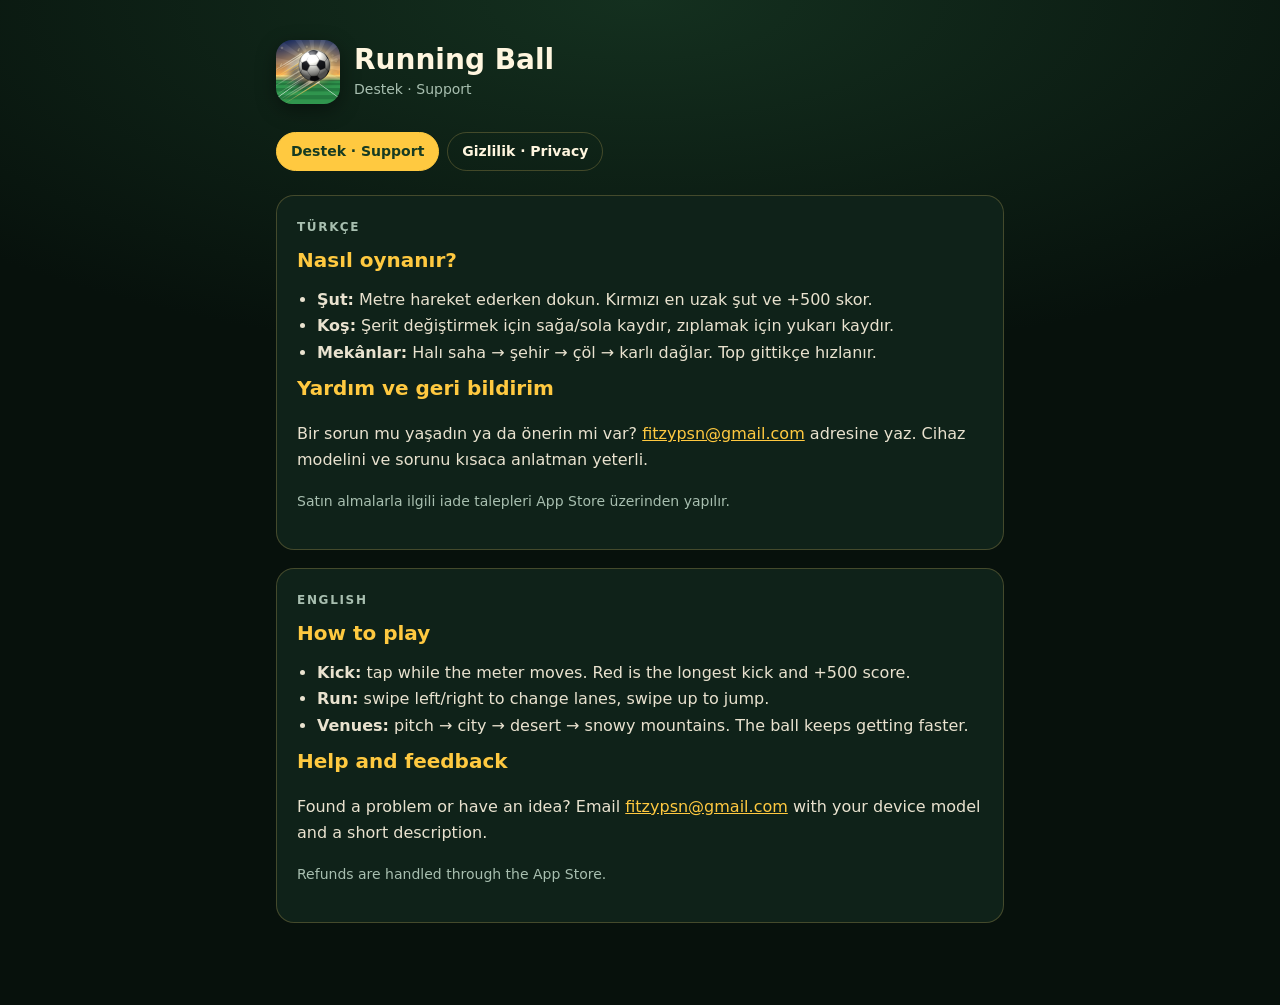
<file: index.html>
<!doctype html>
<html lang="tr"><head><meta charset="utf-8"><meta name="viewport" content="width=device-width,initial-scale=1">
<title>Running Ball – Destek / Support</title><link rel="stylesheet" href="style.css"><link rel="icon" href="icon.png"></head>
<body><main>
<header><img src="icon.png" alt=""><div><h1>Running Ball</h1><p>Destek · Support</p></div></header>
<nav><a class="on" href="index.html">Destek · Support</a><a href="privacy.html">Gizlilik · Privacy</a></nav>
<section>
<p class="lang">TÜRKÇE</p>
<h2>Nasıl oynanır?</h2>
<ul><li><b>Şut:</b> Metre hareket ederken dokun. Kırmızı en uzak şut ve +500 skor.</li>
<li><b>Koş:</b> Şerit değiştirmek için sağa/sola kaydır, zıplamak için yukarı kaydır.</li>
<li><b>Mekânlar:</b> Halı saha → şehir → çöl → karlı dağlar. Top gittikçe hızlanır.</li></ul>
<h2>Yardım ve geri bildirim</h2>
<p>Bir sorun mu yaşadın ya da önerin mi var? <a href="mailto:fitzypsn@gmail.com?subject=Running%20Ball">fitzypsn@gmail.com</a> adresine yaz. Cihaz modelini ve sorunu kısaca anlatman yeterli.</p>
<p class="muted">Satın almalarla ilgili iade talepleri App Store üzerinden yapılır.</p>
</section>
<section>
<p class="lang">ENGLISH</p>
<h2>How to play</h2>
<ul><li><b>Kick:</b> tap while the meter moves. Red is the longest kick and +500 score.</li>
<li><b>Run:</b> swipe left/right to change lanes, swipe up to jump.</li>
<li><b>Venues:</b> pitch → city → desert → snowy mountains. The ball keeps getting faster.</li></ul>
<h2>Help and feedback</h2>
<p>Found a problem or have an idea? Email <a href="mailto:fitzypsn@gmail.com?subject=Running%20Ball">fitzypsn@gmail.com</a> with your device model and a short description.</p>
<p class="muted">Refunds are handled through the App Store.</p>
</section>
</main></body></html>
</file>
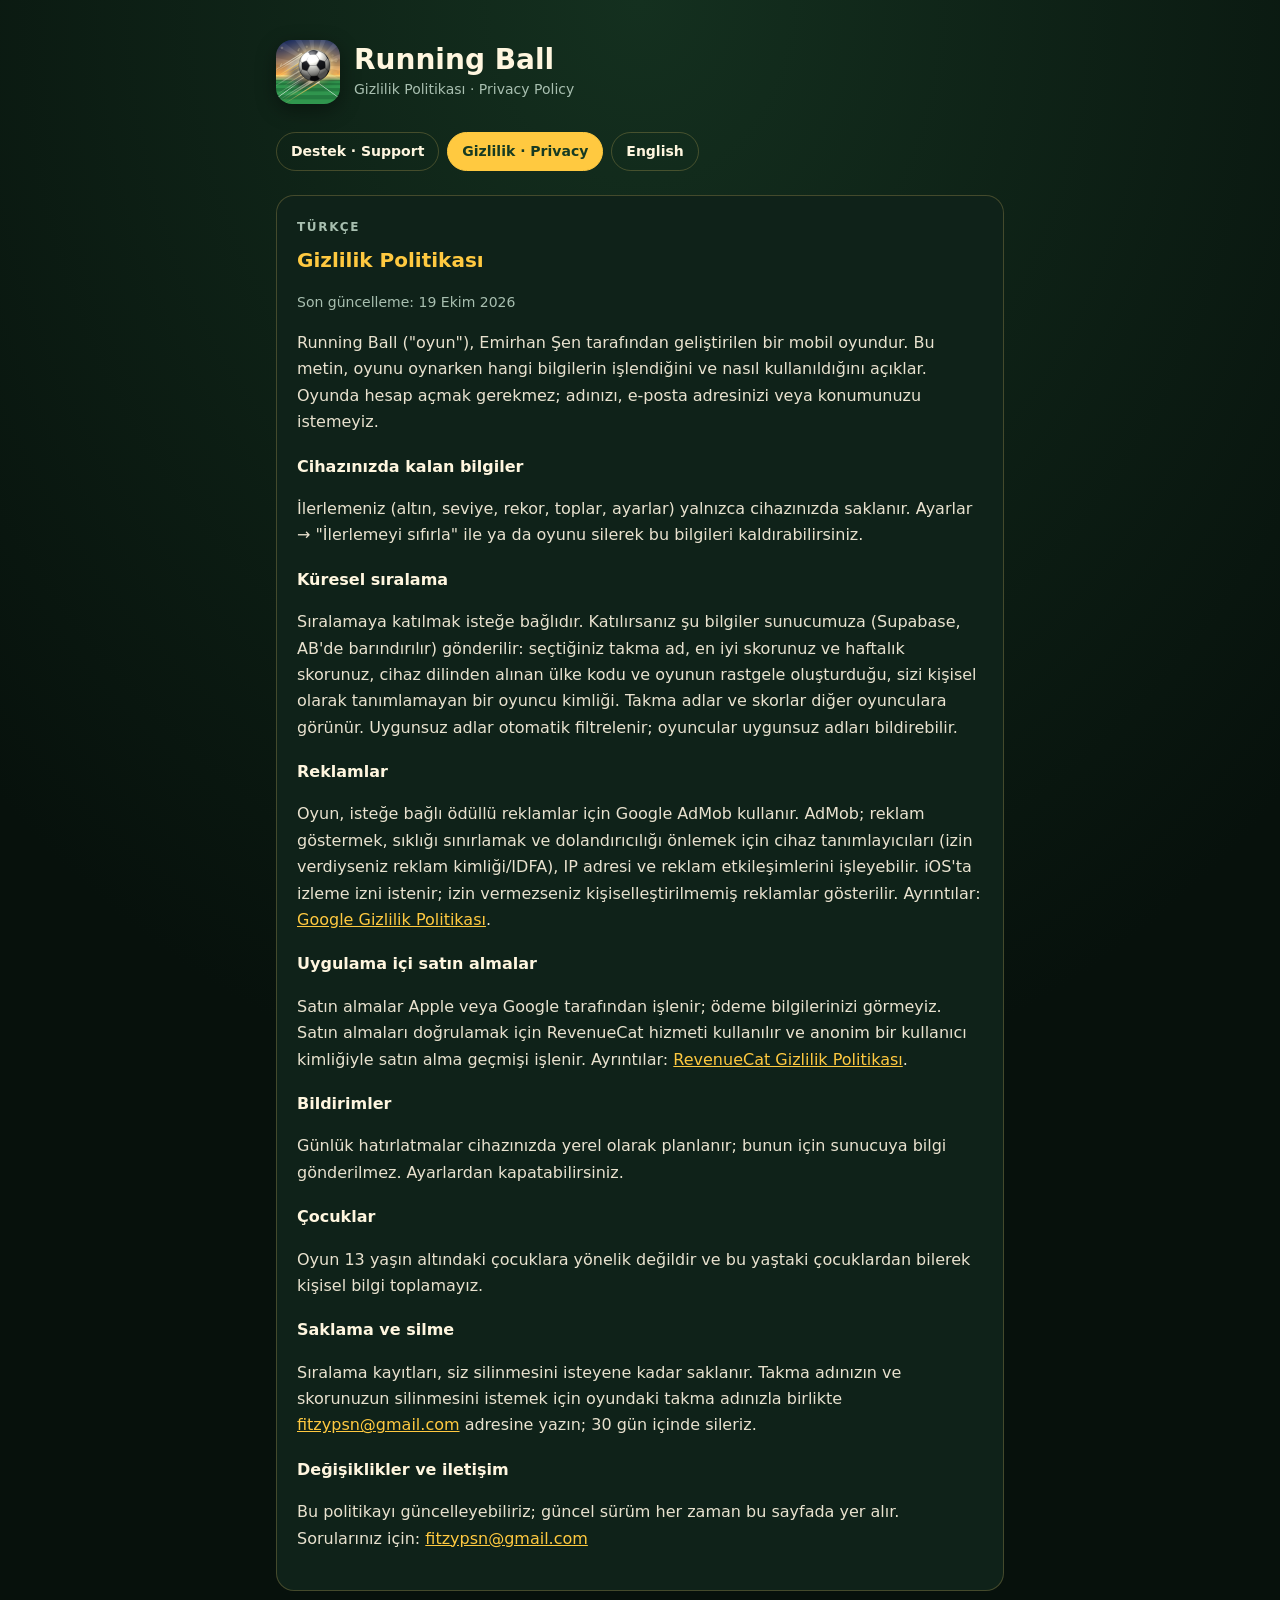
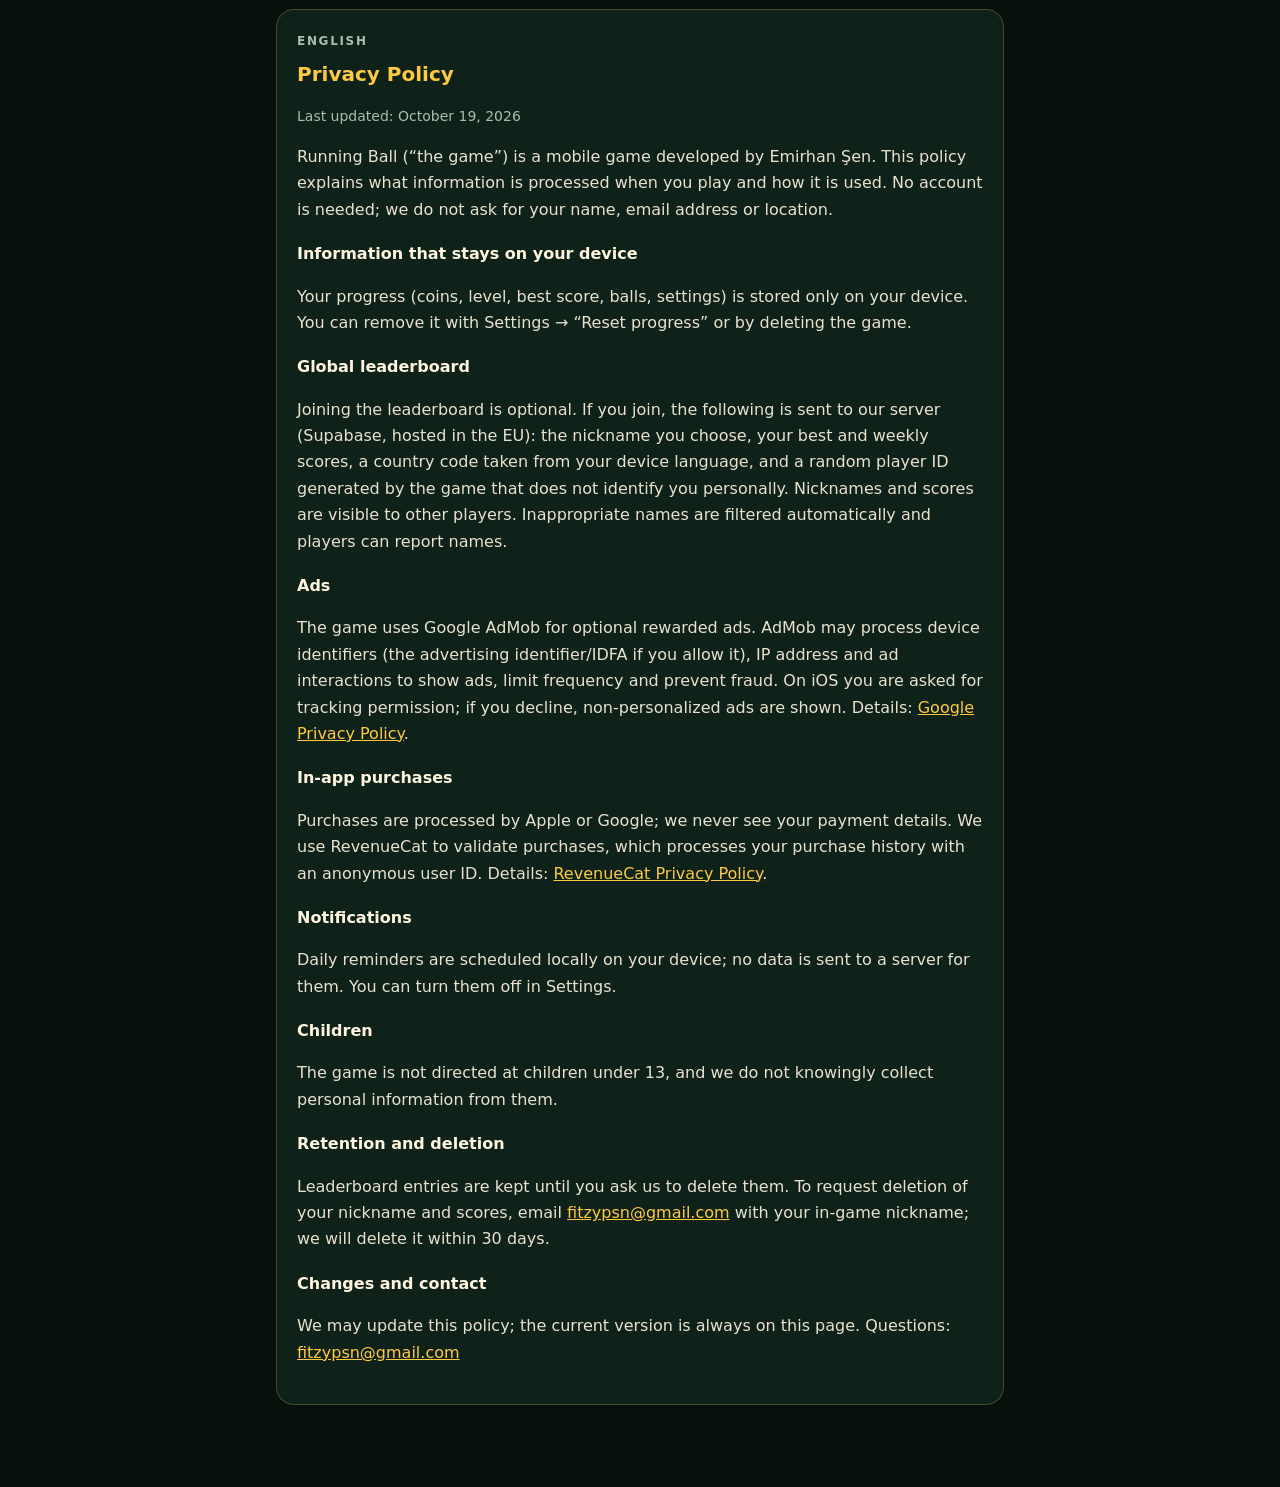
<file: privacy.html>
<!doctype html>
<html lang="tr"><head><meta charset="utf-8"><meta name="viewport" content="width=device-width,initial-scale=1">
<title>Running Ball – Gizlilik Politikası / Privacy Policy</title><link rel="stylesheet" href="style.css"><link rel="icon" href="icon.png"></head>
<body><main>
<header><img src="icon.png" alt=""><div><h1>Running Ball</h1><p>Gizlilik Politikası · Privacy Policy</p></div></header>
<nav><a href="index.html">Destek · Support</a><a class="on" href="privacy.html">Gizlilik · Privacy</a><a href="#en">English</a></nav>

<section id="tr">
<p class="lang">TÜRKÇE</p>
<h2>Gizlilik Politikası</h2>
<p class="muted">Son güncelleme: 19 Ekim 2026</p>
<p>Running Ball ("oyun"), Emirhan Şen tarafından geliştirilen bir mobil oyundur. Bu metin, oyunu oynarken hangi bilgilerin işlendiğini ve nasıl kullanıldığını açıklar. Oyunda hesap açmak gerekmez; adınızı, e-posta adresinizi veya konumunuzu istemeyiz.</p>
<h3>Cihazınızda kalan bilgiler</h3>
<p>İlerlemeniz (altın, seviye, rekor, toplar, ayarlar) yalnızca cihazınızda saklanır. Ayarlar → "İlerlemeyi sıfırla" ile ya da oyunu silerek bu bilgileri kaldırabilirsiniz.</p>
<h3>Küresel sıralama</h3>
<p>Sıralamaya katılmak isteğe bağlıdır. Katılırsanız şu bilgiler sunucumuza (Supabase, AB'de barındırılır) gönderilir: seçtiğiniz takma ad, en iyi skorunuz ve haftalık skorunuz, cihaz dilinden alınan ülke kodu ve oyunun rastgele oluşturduğu, sizi kişisel olarak tanımlamayan bir oyuncu kimliği. Takma adlar ve skorlar diğer oyunculara görünür. Uygunsuz adlar otomatik filtrelenir; oyuncular uygunsuz adları bildirebilir.</p>
<h3>Reklamlar</h3>
<p>Oyun, isteğe bağlı ödüllü reklamlar için Google AdMob kullanır. AdMob; reklam göstermek, sıklığı sınırlamak ve dolandırıcılığı önlemek için cihaz tanımlayıcıları (izin verdiyseniz reklam kimliği/IDFA), IP adresi ve reklam etkileşimlerini işleyebilir. iOS'ta izleme izni istenir; izin vermezseniz kişiselleştirilmemiş reklamlar gösterilir. Ayrıntılar: <a href="https://policies.google.com/privacy">Google Gizlilik Politikası</a>.</p>
<h3>Uygulama içi satın almalar</h3>
<p>Satın almalar Apple veya Google tarafından işlenir; ödeme bilgilerinizi görmeyiz. Satın almaları doğrulamak için RevenueCat hizmeti kullanılır ve anonim bir kullanıcı kimliğiyle satın alma geçmişi işlenir. Ayrıntılar: <a href="https://www.revenuecat.com/privacy">RevenueCat Gizlilik Politikası</a>.</p>
<h3>Bildirimler</h3>
<p>Günlük hatırlatmalar cihazınızda yerel olarak planlanır; bunun için sunucuya bilgi gönderilmez. Ayarlardan kapatabilirsiniz.</p>
<h3>Çocuklar</h3>
<p>Oyun 13 yaşın altındaki çocuklara yönelik değildir ve bu yaştaki çocuklardan bilerek kişisel bilgi toplamayız.</p>
<h3 id="sil">Saklama ve silme</h3>
<p>Sıralama kayıtları, siz silinmesini isteyene kadar saklanır. Takma adınızın ve skorunuzun silinmesini istemek için oyundaki takma adınızla birlikte <a href="mailto:fitzypsn@gmail.com">fitzypsn@gmail.com</a> adresine yazın; 30 gün içinde sileriz.</p>
<h3>Değişiklikler ve iletişim</h3>
<p>Bu politikayı güncelleyebiliriz; güncel sürüm her zaman bu sayfada yer alır. Sorularınız için: <a href="mailto:fitzypsn@gmail.com">fitzypsn@gmail.com</a></p>
</section>

<section id="en">
<p class="lang">ENGLISH</p>
<h2>Privacy Policy</h2>
<p class="muted">Last updated: October 19, 2026</p>
<p>Running Ball (“the game”) is a mobile game developed by Emirhan Şen. This policy explains what information is processed when you play and how it is used. No account is needed; we do not ask for your name, email address or location.</p>
<h3>Information that stays on your device</h3>
<p>Your progress (coins, level, best score, balls, settings) is stored only on your device. You can remove it with Settings → “Reset progress” or by deleting the game.</p>
<h3>Global leaderboard</h3>
<p>Joining the leaderboard is optional. If you join, the following is sent to our server (Supabase, hosted in the EU): the nickname you choose, your best and weekly scores, a country code taken from your device language, and a random player ID generated by the game that does not identify you personally. Nicknames and scores are visible to other players. Inappropriate names are filtered automatically and players can report names.</p>
<h3>Ads</h3>
<p>The game uses Google AdMob for optional rewarded ads. AdMob may process device identifiers (the advertising identifier/IDFA if you allow it), IP address and ad interactions to show ads, limit frequency and prevent fraud. On iOS you are asked for tracking permission; if you decline, non-personalized ads are shown. Details: <a href="https://policies.google.com/privacy">Google Privacy Policy</a>.</p>
<h3>In-app purchases</h3>
<p>Purchases are processed by Apple or Google; we never see your payment details. We use RevenueCat to validate purchases, which processes your purchase history with an anonymous user ID. Details: <a href="https://www.revenuecat.com/privacy">RevenueCat Privacy Policy</a>.</p>
<h3>Notifications</h3>
<p>Daily reminders are scheduled locally on your device; no data is sent to a server for them. You can turn them off in Settings.</p>
<h3>Children</h3>
<p>The game is not directed at children under 13, and we do not knowingly collect personal information from them.</p>
<h3 id="delete">Retention and deletion</h3>
<p>Leaderboard entries are kept until you ask us to delete them. To request deletion of your nickname and scores, email <a href="mailto:fitzypsn@gmail.com">fitzypsn@gmail.com</a> with your in-game nickname; we will delete it within 30 days.</p>
<h3>Changes and contact</h3>
<p>We may update this policy; the current version is always on this page. Questions: <a href="mailto:fitzypsn@gmail.com">fitzypsn@gmail.com</a></p>
</section>
</main></body></html>
</file>
<file: style.css>
:root{--bg:#07110c;--card:#0f2219;--ink:#fff6df;--mute:#a8bfb0;--gold:#ffc940;--line:rgba(255,212,110,.22)}
*{box-sizing:border-box}
body{margin:0;background:radial-gradient(120% 60% at 50% 0%,#14301f 0%,var(--bg) 60%);color:var(--ink);font:16px/1.65 system-ui,-apple-system,"Segoe UI",Roboto,sans-serif;min-height:100vh}
main{max-width:760px;margin:0 auto;padding:40px 16px 64px}
header{display:flex;align-items:center;gap:14px;margin-bottom:28px}
header img{width:64px;height:64px;border-radius:16px;box-shadow:0 6px 20px rgba(0,0,0,.4)}
h1{font-size:28px;margin:0;line-height:1.2}
header p{margin:2px 0 0;color:var(--mute);font-size:14px}
nav{display:flex;gap:8px;flex-wrap:wrap;margin:0 0 24px}
nav a{color:var(--ink);text-decoration:none;padding:7px 14px;border:1px solid var(--line);border-radius:999px;font-size:14px;font-weight:600}
nav a.on,nav a:hover{background:var(--gold);color:#173b22;border-color:var(--gold)}
section{background:var(--card);border:1px solid var(--line);border-radius:18px;padding:22px 20px;margin:0 0 18px}
h2{font-size:20px;margin:0 0 10px;color:var(--gold)}
h3{font-size:16px;margin:18px 0 6px}
p,li{color:#e9e2cf}
ul{padding-left:20px;margin:6px 0}
a{color:var(--gold)}
.muted{color:var(--mute);font-size:14px}
.lang{font-size:12px;letter-spacing:.14em;color:var(--mute);font-weight:700;margin:0 0 6px}
</file>
